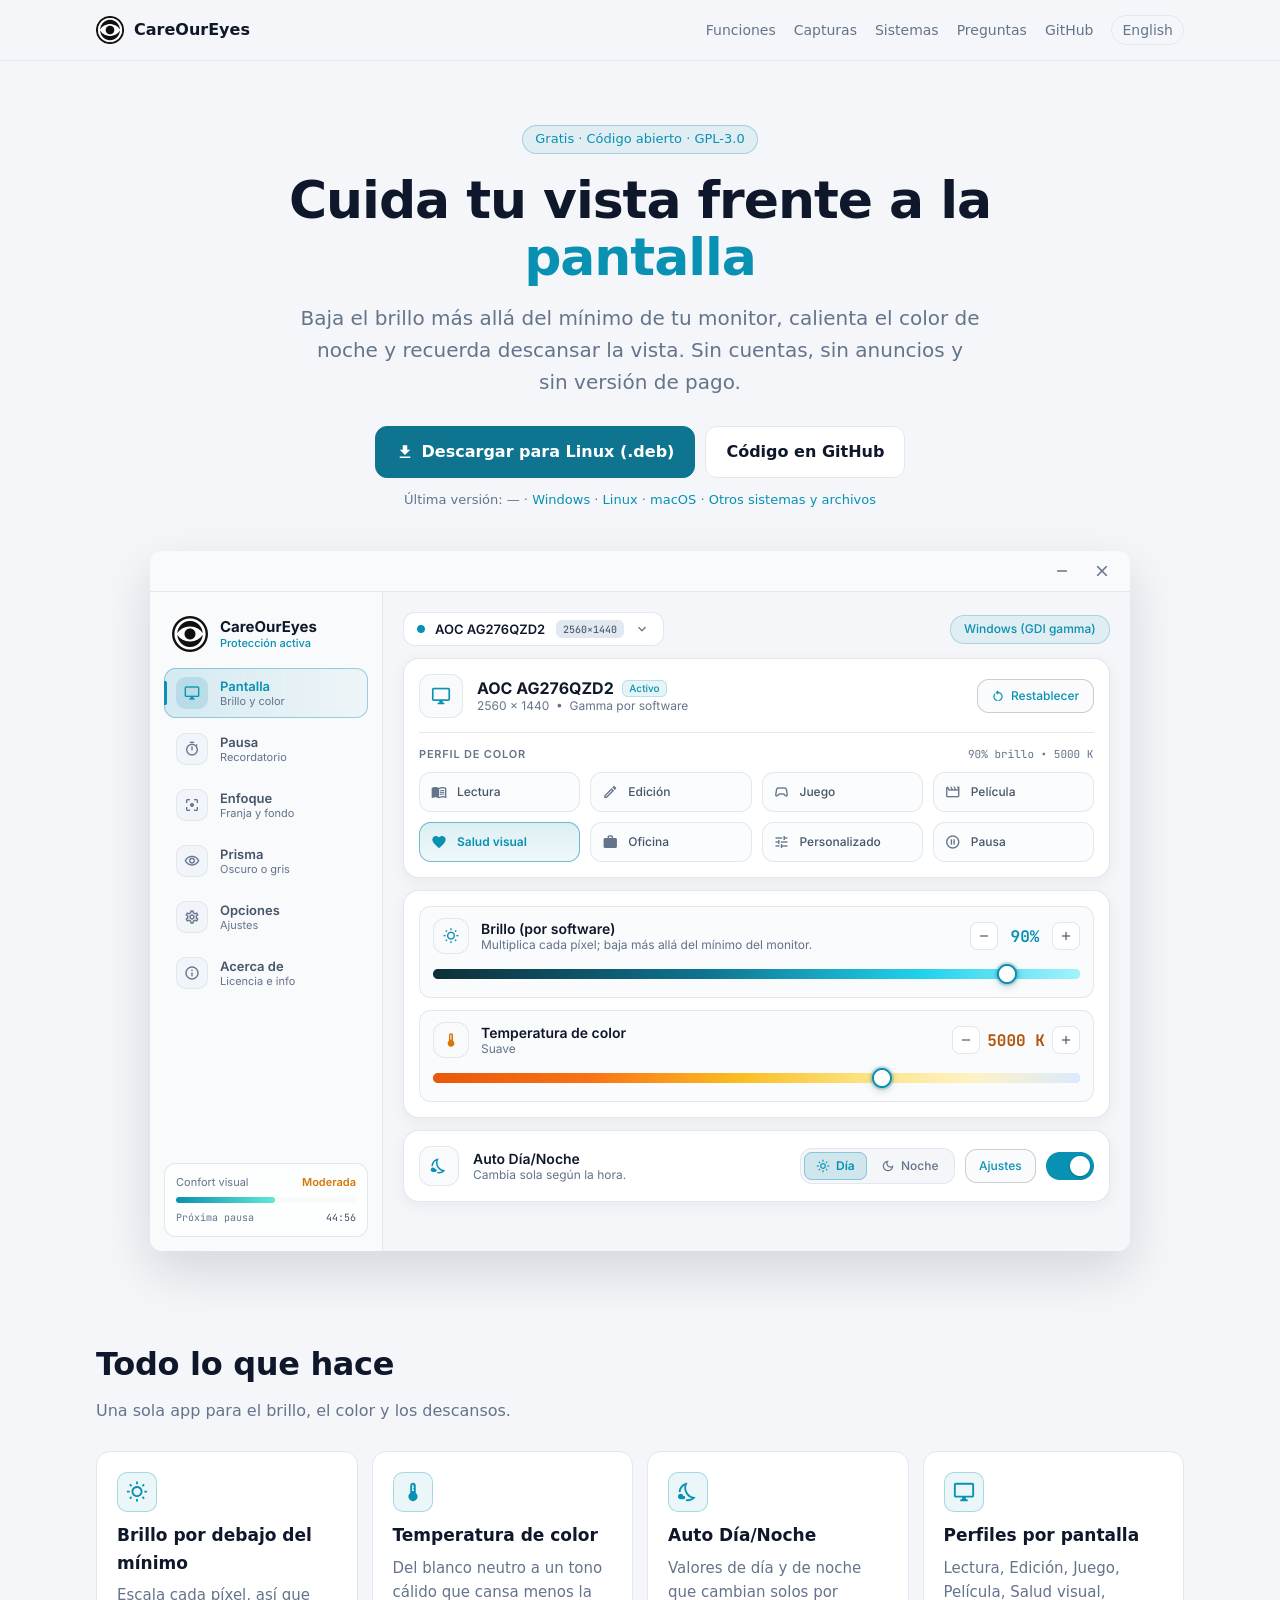
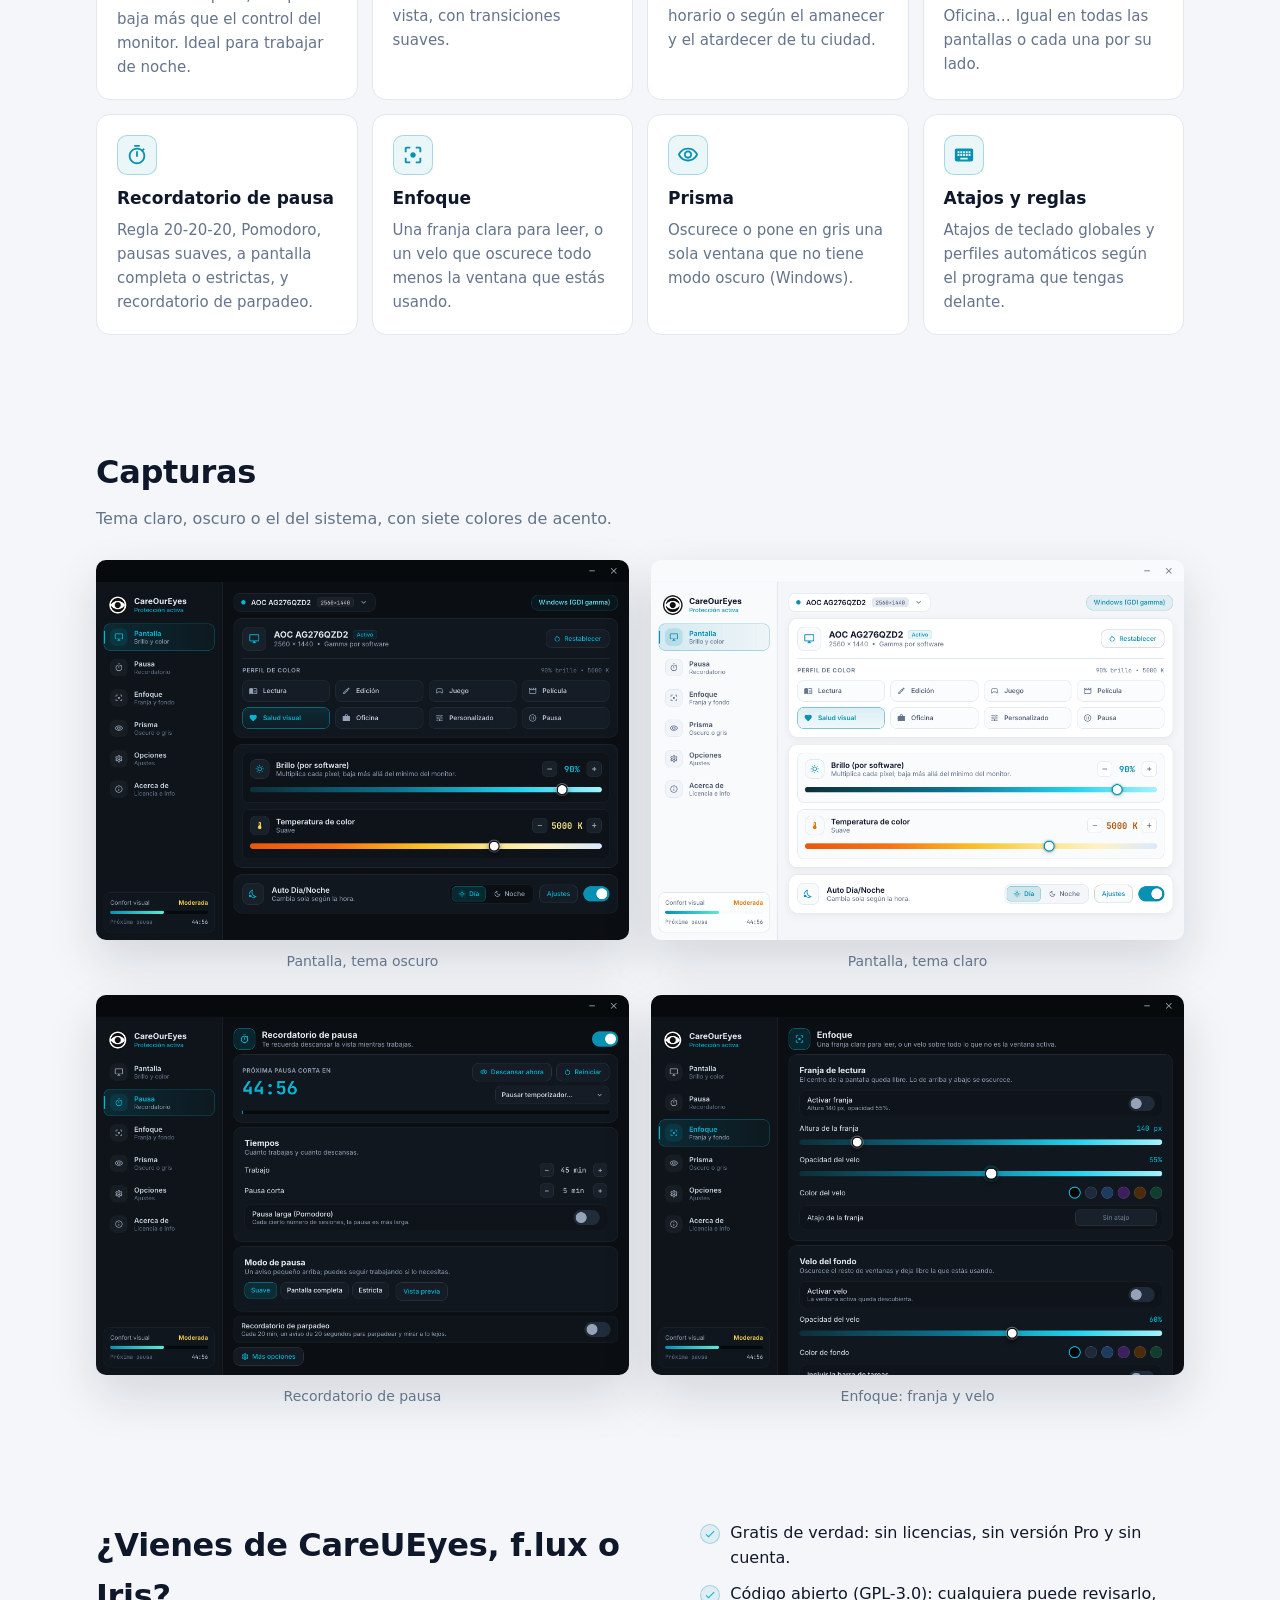
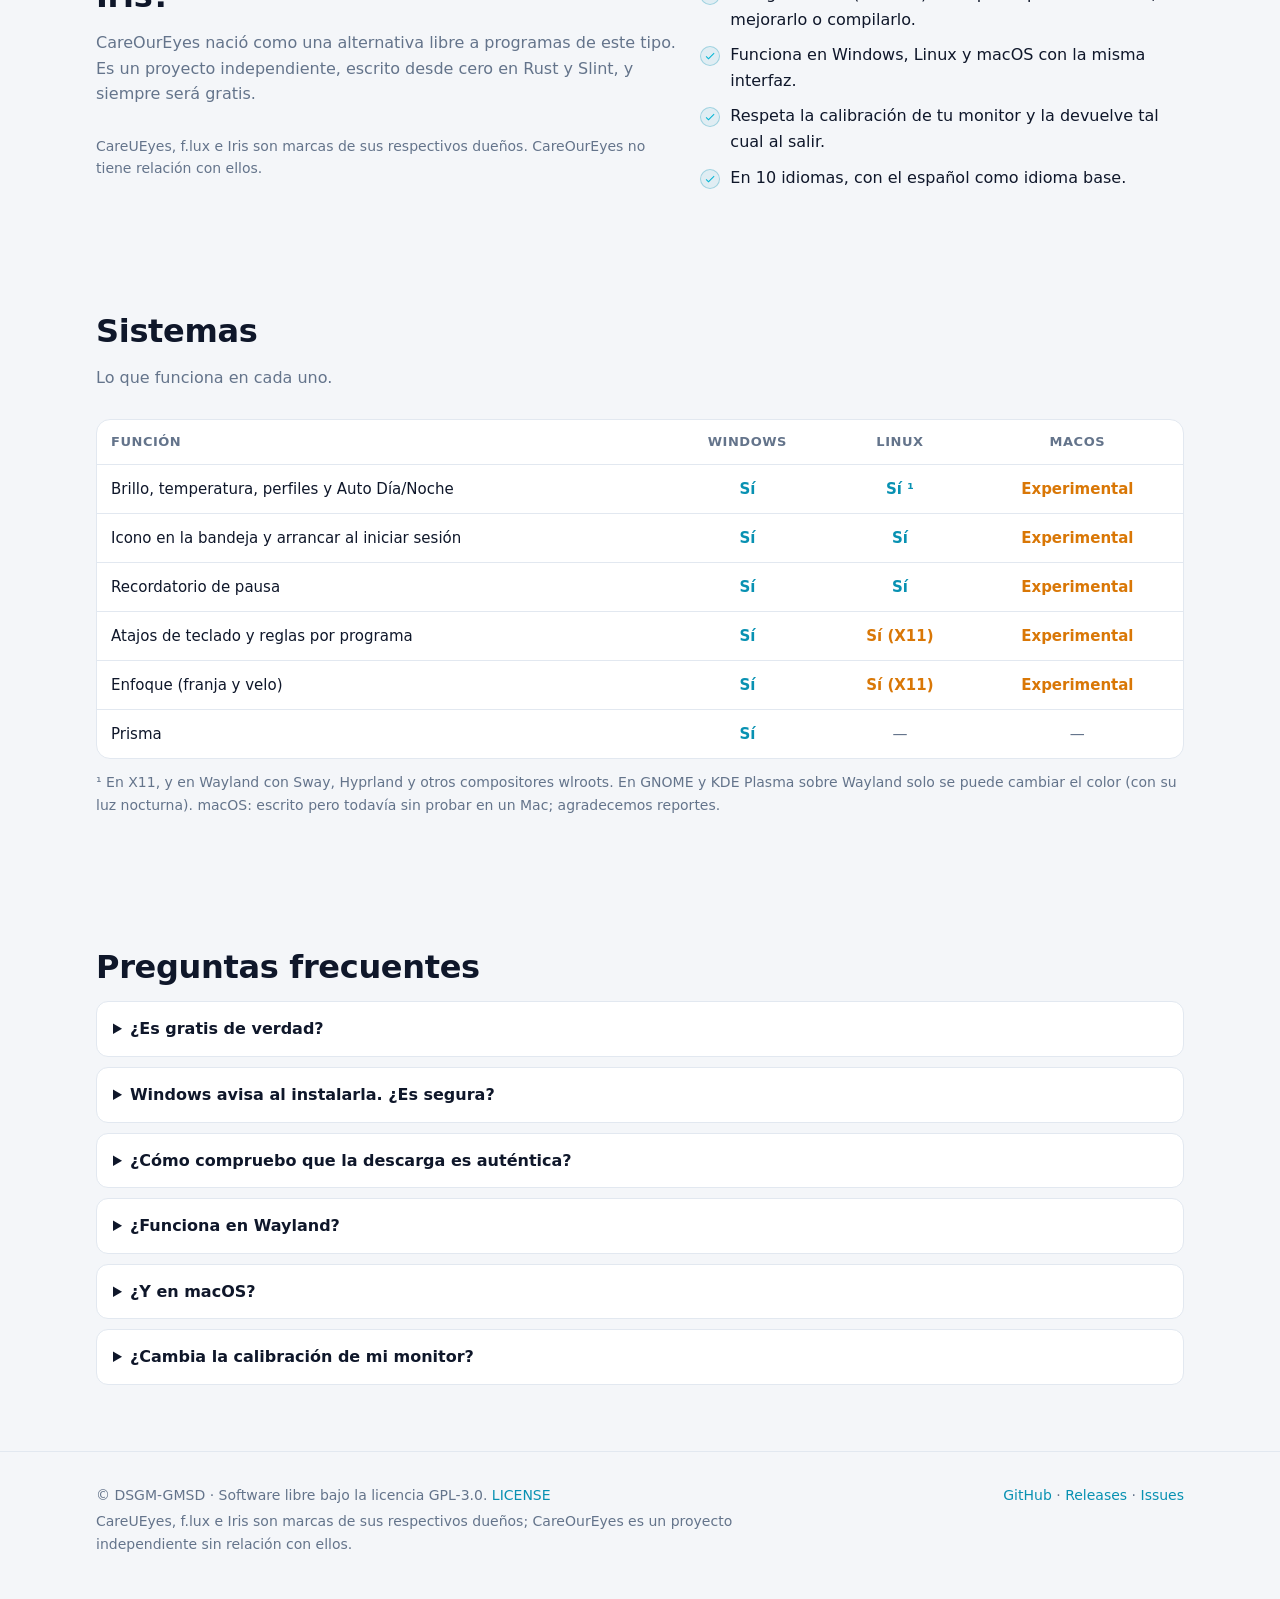
<file: docs/index.html>
<!doctype html>
<html lang="es">
<head>
<meta charset="utf-8">
<meta name="viewport" content="width=device-width, initial-scale=1">
<title>CareOurEyes — brillo, temperatura de color y descansos para tus ojos</title>
<meta name="description" content="App gratuita y de código abierto para cuidar la vista: brillo por debajo del mínimo del monitor, temperatura de color, perfiles por pantalla, Auto Día/Noche y recordatorios de pausa. Windows, Linux y macOS.">
<meta property="og:title" content="CareOurEyes — brillo, temperatura de color y descansos para tus ojos">
<meta property="og:description" content="App gratuita y de código abierto para cuidar la vista: brillo por debajo del mínimo del monitor, temperatura de color, perfiles por pantalla, Auto Día/Noche y recordatorios de pausa. Windows, Linux y macOS.">
<meta property="og:image" content="https://dsgm-gmsd.github.io/CareOurEyes/assets/screens/screen-dark-es.png">
<meta property="og:type" content="website">
<link rel="alternate" hreflang="en" href="en/">
<link rel="icon" href="assets/favicon.png">
<link rel="stylesheet" href="assets/style.css">
</head>
<body>
<header class="top"><div class="wrap">
  <a class="brand" href="./"><img src="assets/icon-192.png" alt="" width="28" height="28">CareOurEyes</a>
  <nav><a class="opt" href="#funciones">Funciones</a><a class="opt" href="#capturas">Capturas</a><a class="opt" href="#sistemas">Sistemas</a><a class="opt" href="#preguntas">Preguntas</a><a href="https://github.com/DSGM-GMSD/CareOurEyes">GitHub</a><a class="lang" href="en/" hreflang="en">English</a></nav>
</div></header>

<main>
<section class="hero"><div class="wrap">
  <div class="badge">Gratis · Código abierto · GPL-3.0</div>
  <h1>Cuida tu vista frente a la <span>pantalla</span></h1>
  <p class="lead">Baja el brillo más allá del mínimo de tu monitor, calienta el color de noche y recuerda descansar la vista. Sin cuentas, sin anuncios y sin versión de pago.</p>
  <div class="cta">
    <a id="dl-main" class="btn primary" href="https://github.com/DSGM-GMSD/CareOurEyes/releases" data-windows="Descargar para Windows" data-linux="Descargar para Linux (.deb)" data-macos="Descargar para macOS"><svg viewBox="0 0 24 24" aria-hidden="true"><path fill="currentColor" d="M5 20h14v-2H5v2zM19 9h-4V3H9v6H5l7 7 7-7z"/></svg><span>Descargar</span></a>
    <a class="btn" href="https://github.com/DSGM-GMSD/CareOurEyes">Código en GitHub</a>
  </div>
  <p class="small">Última versión: <span id="dl-version">—</span> ·
    <a id="dl-windows" href="https://github.com/DSGM-GMSD/CareOurEyes/releases">Windows</a> ·
    <a id="dl-linux" href="https://github.com/DSGM-GMSD/CareOurEyes/releases">Linux</a> ·
    <a id="dl-macos" href="https://github.com/DSGM-GMSD/CareOurEyes/releases">macOS</a> ·
    <a href="https://github.com/DSGM-GMSD/CareOurEyes/releases">Otros sistemas y archivos</a></p>
  <div class="shot"><picture>
    <source srcset="assets/screens/screen-light-es.png" media="(prefers-color-scheme: light)">
    <img src="assets/screens/screen-dark-es.png" width="980" height="700" alt="Página Pantalla de CareOurEyes con perfiles de color, brillo y temperatura">
  </picture></div>
</div></section>

<section id="funciones"><div class="wrap">
  <h2>Todo lo que hace</h2><p class="sub">Una sola app para el brillo, el color y los descansos.</p>
  <div class="grid"><div class="card"><div class="icon"><svg viewBox="0 0 24 24" aria-hidden="true"><path fill="currentColor" d="M6.76 4.84l-1.8-1.79-1.41 1.41 1.79 1.79zM1 10.5h3v2H1zM11 .55h2V3.5h-2zm8.04 2.495l1.408 1.407-1.79 1.79-1.407-1.408zm-1.8 15.115l1.79 1.8 1.41-1.41-1.8-1.79zM20 10.5h3v2h-3zm-8-5c-3.31 0-6 2.69-6 6s2.69 6 6 6 6-2.69 6-6-2.69-6-6-6zm0 10c-2.21 0-4-1.79-4-4s1.79-4 4-4 4 1.79 4 4-1.79 4-4 4zm-1 4h2v2.95h-2zm-7.45-.96l1.41 1.41 1.79-1.8-1.41-1.41z"/></svg></div><h3>Brillo por debajo del mínimo</h3><p>Escala cada píxel, así que baja más que el control del monitor. Ideal para trabajar de noche.</p></div><div class="card"><div class="icon"><svg viewBox="0 0 24 24" aria-hidden="true"><path fill="currentColor" d="M15 13V5c0-1.66-1.34-3-3-3S9 3.34 9 5v8c-1.21.91-2 2.37-2 4 0 2.76 2.24 5 5 5s5-2.24 5-5c0-1.63-.79-3.09-2-4zm-4-8c0-.55.45-1 1-1s1 .45 1 1h-1v1h1v2h-1v1h1v2h-2V5z"/></svg></div><h3>Temperatura de color</h3><p>Del blanco neutro a un tono cálido que cansa menos la vista, con transiciones suaves.</p></div><div class="card"><div class="icon"><svg viewBox="0 0 24 24" aria-hidden="true"><path fill="currentColor" d="M19.78 17.51c-2.47 0-6.57-1.33-8.68-5.43-2.33-4.51-.5-8.48.53-10.07C6.27 2.2 1.98 6.59 1.98 12c0 .14.02.28.02.42.61-.26 1.28-.42 1.98-.42 0-3.09 1.73-5.77 4.3-7.1-.5 2.19-.54 5.04 1.04 8.1 1.57 3.04 4.18 4.95 6.8 5.86-1.23.74-2.65 1.15-4.13 1.15-.5 0-1-.05-1.48-.14-.37.7-.94 1.27-1.64 1.64.98.32 2.03.5 3.11.5 3.5 0 6.58-1.8 8.37-4.52-.17.01-.37.02-.57.02z M7 16h-.18C6.4 14.84 5.3 14 4 14c-1.66 0-3 1.34-3 3s1.34 3 3 3h3c1.1 0 2-.9 2-2s-.9-2-2-2z"/></svg></div><h3>Auto Día/Noche</h3><p>Valores de día y de noche que cambian solos por horario o según el amanecer y el atardecer de tu ciudad.</p></div><div class="card"><div class="icon"><svg viewBox="0 0 24 24" aria-hidden="true"><path fill="currentColor" d="M21 2H3c-1.1 0-2 .9-2 2v12c0 1.1.9 2 2 2h7v2H8v2h8v-2h-2v-2h7c1.1 0 2-.9 2-2V4c0-1.1-.9-2-2-2zm0 14H3V4h18v12z"/></svg></div><h3>Perfiles por pantalla</h3><p>Lectura, Edición, Juego, Película, Salud visual, Oficina… Igual en todas las pantallas o cada una por su lado.</p></div><div class="card"><div class="icon"><svg viewBox="0 0 24 24" aria-hidden="true"><path fill="currentColor" d="M15,1H9v2h6V1z M11,14h2V8h-2V14z M19.03,7.39l1.42-1.42c-0.43-0.51-0.9-0.99-1.41-1.41l-1.42,1.42 C16.07,4.74,14.12,4,12,4c-4.97,0-9,4.03-9,9s4.02,9,9,9s9-4.03,9-9C21,10.88,20.26,8.93,19.03,7.39z M12,20c-3.87,0-7-3.13-7-7 s3.13-7,7-7s7,3.13,7,7S15.87,20,12,20z"/></svg></div><h3>Recordatorio de pausa</h3><p>Regla 20-20-20, Pomodoro, pausas suaves, a pantalla completa o estrictas, y recordatorio de parpadeo.</p></div><div class="card"><div class="icon"><svg viewBox="0 0 24 24" aria-hidden="true"><path fill="currentColor" d="M5 15H3v4c0 1.1.9 2 2 2h4v-2H5v-4zM5 5h4V3H5c-1.1 0-2 .9-2 2v4h2V5zm14-2h-4v2h4v4h2V5c0-1.1-.9-2-2-2zm0 16h-4v2h4c1.1 0 2-.9 2-2v-4h-2v4zM12 9c-1.66 0-3 1.34-3 3s1.34 3 3 3 3-1.34 3-3-1.34-3-3-3z"/></svg></div><h3>Enfoque</h3><p>Una franja clara para leer, o un velo que oscurece todo menos la ventana que estás usando.</p></div><div class="card"><div class="icon"><svg viewBox="0 0 24 24" aria-hidden="true"><path fill="currentColor" d="M12 6c3.79 0 7.17 2.13 8.82 5.5C19.17 14.87 15.79 17 12 17s-7.17-2.13-8.82-5.5C4.83 8.13 8.21 6 12 6m0-2C7 4 2.73 7.11 1 11.5 2.73 15.89 7 19 12 19s9.27-3.11 11-7.5C21.27 7.11 17 4 12 4zm0 5c1.38 0 2.5 1.12 2.5 2.5S13.38 14 12 14s-2.5-1.12-2.5-2.5S10.62 9 12 9m0-2c-2.48 0-4.5 2.02-4.5 4.5S9.52 16 12 16s4.5-2.02 4.5-4.5S14.48 7 12 7z"/></svg></div><h3>Prisma</h3><p>Oscurece o pone en gris una sola ventana que no tiene modo oscuro (Windows).</p></div><div class="card"><div class="icon"><svg viewBox="0 0 24 24" aria-hidden="true"><path fill="currentColor" d="M20 5H4c-1.1 0-1.99.9-1.99 2L2 17c0 1.1.9 2 2 2h16c1.1 0 2-.9 2-2V7c0-1.1-.9-2-2-2zm-9 3h2v2h-2V8zm0 3h2v2h-2v-2zM8 8h2v2H8V8zm0 3h2v2H8v-2zm-1 2H5v-2h2v2zm0-3H5V8h2v2zm9 7H8v-2h8v2zm0-4h-2v-2h2v2zm0-3h-2V8h2v2zm3 3h-2v-2h2v2zm0-3h-2V8h2v2z"/></svg></div><h3>Atajos y reglas</h3><p>Atajos de teclado globales y perfiles automáticos según el programa que tengas delante.</p></div></div>
</div></section>

<section id="capturas"><div class="wrap">
  <h2>Capturas</h2><p class="sub">Tema claro, oscuro o el del sistema, con siete colores de acento.</p>
  <div class="gallery"><figure><img src="assets/screens/screen-dark-es.png" width="980" height="700" loading="lazy" alt="Pantalla, tema oscuro"><figcaption>Pantalla, tema oscuro</figcaption></figure><figure><img src="assets/screens/screen-light-es.png" width="980" height="700" loading="lazy" alt="Pantalla, tema claro"><figcaption>Pantalla, tema claro</figcaption></figure><figure><img src="assets/screens/breaks-es.png" width="980" height="700" loading="lazy" alt="Recordatorio de pausa"><figcaption>Recordatorio de pausa</figcaption></figure><figure><img src="assets/screens/focus-es.png" width="980" height="700" loading="lazy" alt="Enfoque: franja y velo"><figcaption>Enfoque: franja y velo</figcaption></figure></div>
</div></section>

<section><div class="wrap from">
  <div><h2>¿Vienes de CareUEyes, f.lux o Iris?</h2><p class="sub">CareOurEyes nació como una alternativa libre a programas de este tipo. Es un proyecto independiente, escrito desde cero en Rust y Slint, y siempre será gratis.</p><p class="notes">CareUEyes, f.lux e Iris son marcas de sus respectivos dueños. CareOurEyes no tiene relación con ellos.</p></div>
  <ul class="checks"><li>Gratis de verdad: sin licencias, sin versión Pro y sin cuenta.</li><li>Código abierto (GPL-3.0): cualquiera puede revisarlo, mejorarlo o compilarlo.</li><li>Funciona en Windows, Linux y macOS con la misma interfaz.</li><li>Respeta la calibración de tu monitor y la devuelve tal cual al salir.</li><li>En 10 idiomas, con el español como idioma base.</li></ul>
</div></section>

<section id="sistemas"><div class="wrap">
  <h2>Sistemas</h2><p class="sub">Lo que funciona en cada uno.</p>
  <div class="table-wrap"><table><thead><tr><th>Función</th><th class=c>Windows</th><th class=c>Linux</th><th class=c>macOS</th></tr></thead><tbody><tr><td>Brillo, temperatura, perfiles y Auto Día/Noche</td><td class="c yes">Sí</td><td class="c yes">Sí ¹</td><td class="c part">Experimental</td></tr><tr><td>Icono en la bandeja y arrancar al iniciar sesión</td><td class="c yes">Sí</td><td class="c yes">Sí</td><td class="c part">Experimental</td></tr><tr><td>Recordatorio de pausa</td><td class="c yes">Sí</td><td class="c yes">Sí</td><td class="c part">Experimental</td></tr><tr><td>Atajos de teclado y reglas por programa</td><td class="c yes">Sí</td><td class="c part">Sí (X11)</td><td class="c part">Experimental</td></tr><tr><td>Enfoque (franja y velo)</td><td class="c yes">Sí</td><td class="c part">Sí (X11)</td><td class="c part">Experimental</td></tr><tr><td>Prisma</td><td class="c yes">Sí</td><td class="c no">—</td><td class="c no">—</td></tr></tbody></table></div>
  <p class="notes">¹ En X11, y en Wayland con Sway, Hyprland y otros compositores wlroots. En GNOME y KDE Plasma sobre Wayland solo se puede cambiar el color (con su luz nocturna). macOS: escrito pero todavía sin probar en un Mac; agradecemos reportes.</p>
</div></section>

<section id="preguntas"><div class="wrap">
  <h2>Preguntas frecuentes</h2>
  <details><summary>¿Es gratis de verdad?</summary><p>Sí. CareOurEyes es software libre bajo la licencia GPL-3.0. No hay versión de pago, anuncios ni cuentas.</p></details><details><summary>Windows avisa al instalarla. ¿Es segura?</summary><p>Los instaladores no están firmados con un certificado comercial, por eso SmartScreen avisa: elige «Más información» → «Ejecutar de todas formas». Cada descarga incluye una atestación de GitHub que prueba que se compiló desde este repositorio (ver abajo).</p></details><details><summary>¿Cómo compruebo que la descarga es auténtica?</summary><p>Con GitHub CLI: <code>gh attestation verify ARCHIVO -R DSGM-GMSD/CareOurEyes</code>. También puedes comparar el SHA-256 con el archivo <code>SHA256SUMS</code> del release.</p></details><details><summary>¿Funciona en Wayland?</summary><p>Sí, con límites. En Sway, Hyprland y similares, el brillo y el color funcionan completos. En GNOME y KDE Plasma solo el color, a través de su luz nocturna. Wayland no permite atajos globales, reglas por programa ni Enfoque.</p></details><details><summary>¿Y en macOS?</summary><p>La versión de Mac existe pero todavía nadie la ha probado en un equipo real. No está firmada por Apple: la primera vez, ve a Ajustes del Sistema › Privacidad y seguridad y elige «Abrir igualmente». Desactiva Night Shift mientras la uses.</p></details><details><summary>¿Cambia la calibración de mi monitor?</summary><p>No. Al abrir guarda la tabla de color de cada pantalla, aplica los ajustes encima y al salir la deja exactamente como estaba.</p></details>
</div></section>
</main>

<footer><div class="wrap">
  <div><p>© DSGM-GMSD · Software libre bajo la licencia GPL-3.0. <a href="https://github.com/DSGM-GMSD/CareOurEyes/blob/main/LICENSE">LICENSE</a></p>
  <p>CareUEyes, f.lux e Iris son marcas de sus respectivos dueños; CareOurEyes es un proyecto independiente sin relación con ellos.</p></div>
  <p><a href="https://github.com/DSGM-GMSD/CareOurEyes">GitHub</a> · <a href="https://github.com/DSGM-GMSD/CareOurEyes/releases">Releases</a> · <a href="https://github.com/DSGM-GMSD/CareOurEyes/issues">Issues</a></p>
</div></footer>
<script src="assets/site.js"></script>
</body>
</html>
</file>
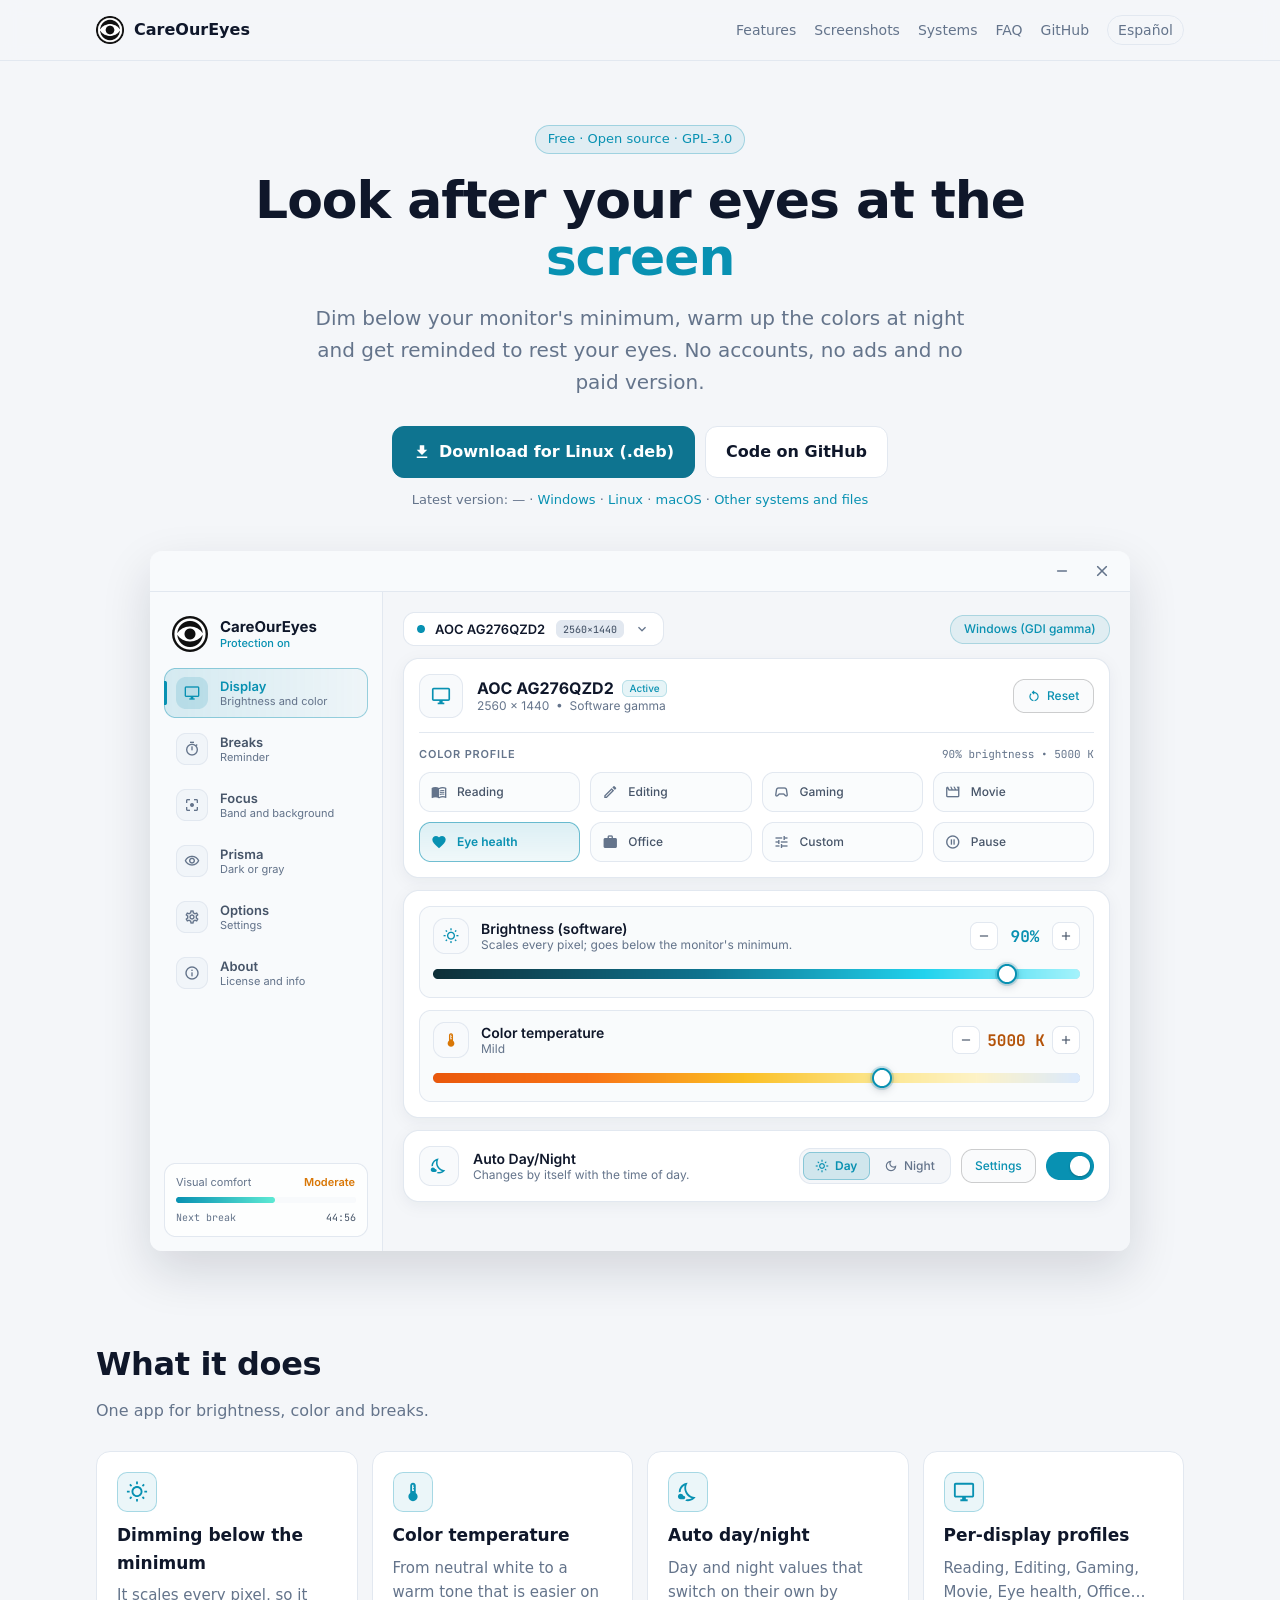
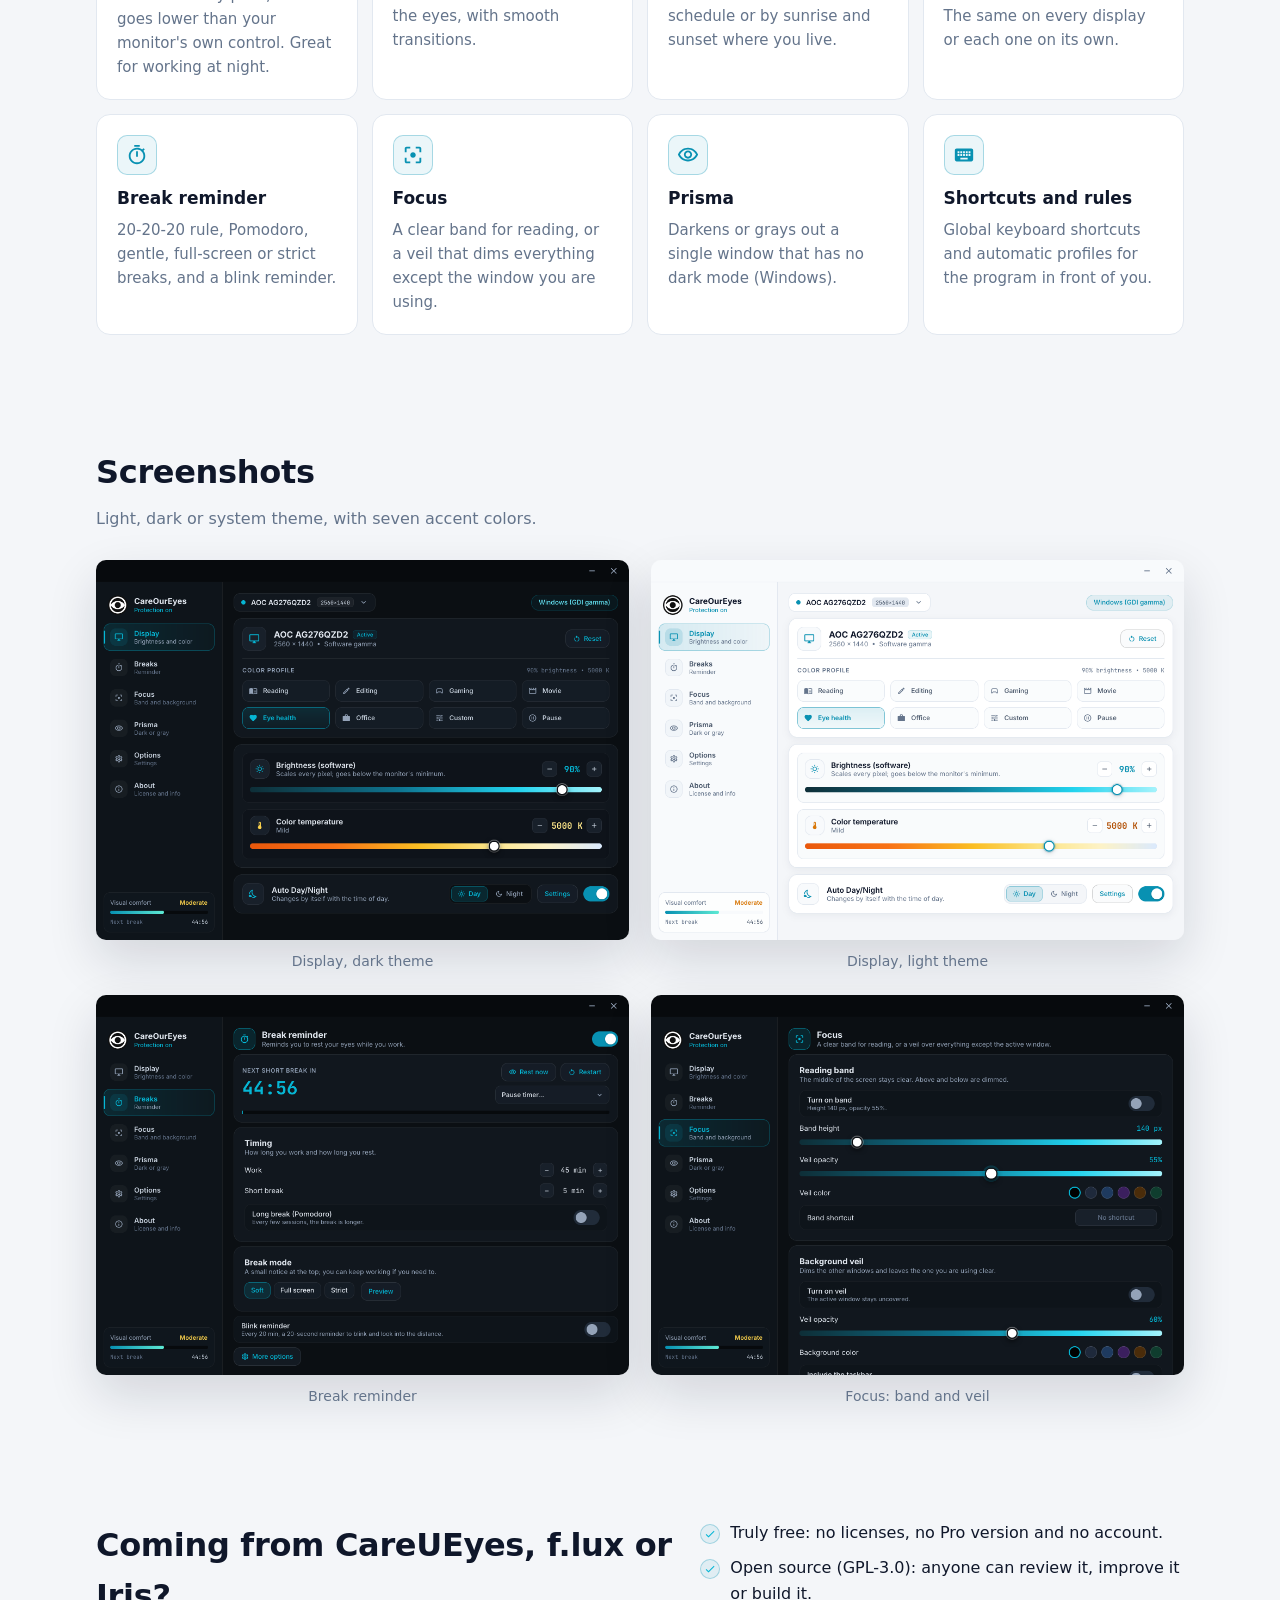
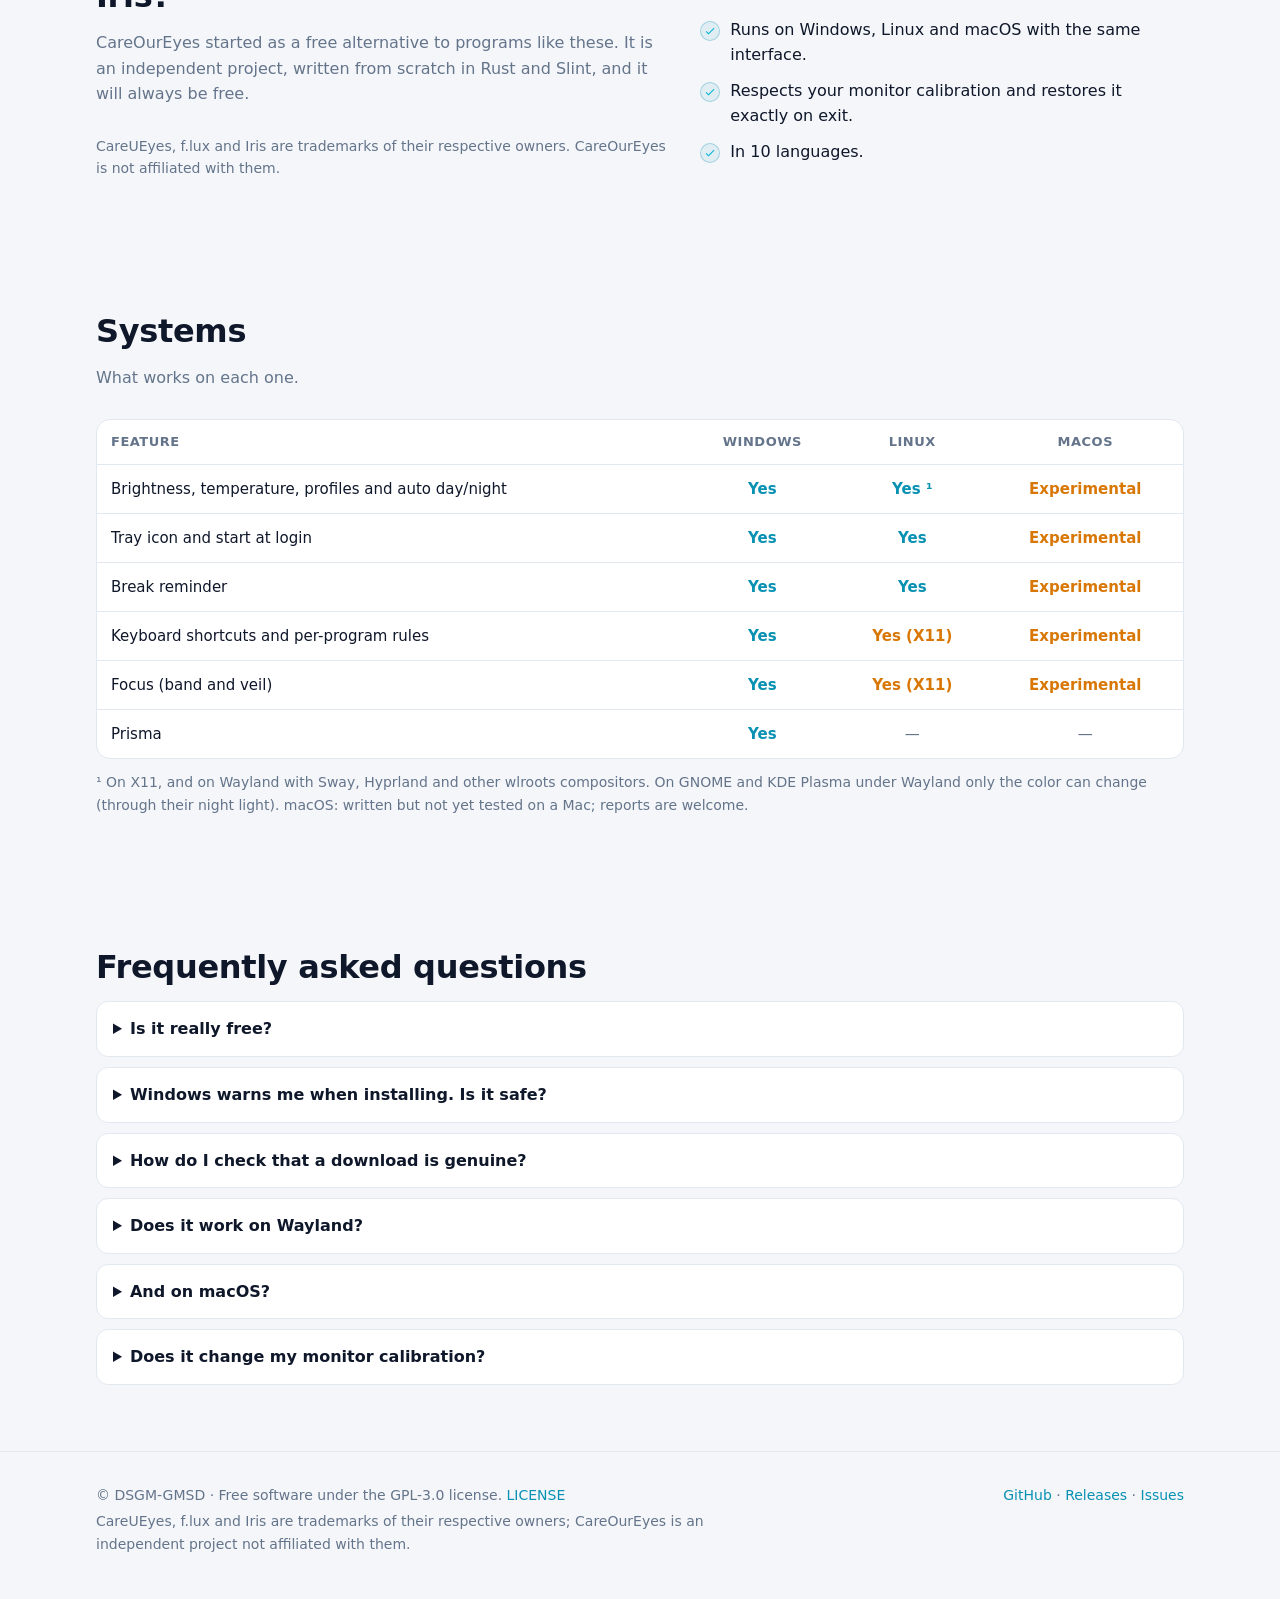
<file: docs/en/index.html>
<!doctype html>
<html lang="en">
<head>
<meta charset="utf-8">
<meta name="viewport" content="width=device-width, initial-scale=1">
<title>CareOurEyes — brightness, color temperature and breaks for your eyes</title>
<meta name="description" content="Free, open-source eye-care app: dimming below your monitor&#x27;s minimum, color temperature, per-display profiles, automatic day/night and break reminders. Windows, Linux and macOS.">
<meta property="og:title" content="CareOurEyes — brightness, color temperature and breaks for your eyes">
<meta property="og:description" content="Free, open-source eye-care app: dimming below your monitor&#x27;s minimum, color temperature, per-display profiles, automatic day/night and break reminders. Windows, Linux and macOS.">
<meta property="og:image" content="https://dsgm-gmsd.github.io/CareOurEyes/assets/screens/screen-dark-en.png">
<meta property="og:type" content="website">
<link rel="alternate" hreflang="es" href="../">
<link rel="icon" href="../assets/favicon.png">
<link rel="stylesheet" href="../assets/style.css">
</head>
<body>
<header class="top"><div class="wrap">
  <a class="brand" href="./"><img src="../assets/icon-192.png" alt="" width="28" height="28">CareOurEyes</a>
  <nav><a class="opt" href="#features">Features</a><a class="opt" href="#screenshots">Screenshots</a><a class="opt" href="#systems">Systems</a><a class="opt" href="#faq">FAQ</a><a href="https://github.com/DSGM-GMSD/CareOurEyes">GitHub</a><a class="lang" href="../" hreflang="es">Español</a></nav>
</div></header>

<main>
<section class="hero"><div class="wrap">
  <div class="badge">Free · Open source · GPL-3.0</div>
  <h1>Look after your eyes at the <span>screen</span></h1>
  <p class="lead">Dim below your monitor&#x27;s minimum, warm up the colors at night and get reminded to rest your eyes. No accounts, no ads and no paid version.</p>
  <div class="cta">
    <a id="dl-main" class="btn primary" href="https://github.com/DSGM-GMSD/CareOurEyes/releases" data-windows="Download for Windows" data-linux="Download for Linux (.deb)" data-macos="Download for macOS"><svg viewBox="0 0 24 24" aria-hidden="true"><path fill="currentColor" d="M5 20h14v-2H5v2zM19 9h-4V3H9v6H5l7 7 7-7z"/></svg><span>Download</span></a>
    <a class="btn" href="https://github.com/DSGM-GMSD/CareOurEyes">Code on GitHub</a>
  </div>
  <p class="small">Latest version: <span id="dl-version">—</span> ·
    <a id="dl-windows" href="https://github.com/DSGM-GMSD/CareOurEyes/releases">Windows</a> ·
    <a id="dl-linux" href="https://github.com/DSGM-GMSD/CareOurEyes/releases">Linux</a> ·
    <a id="dl-macos" href="https://github.com/DSGM-GMSD/CareOurEyes/releases">macOS</a> ·
    <a href="https://github.com/DSGM-GMSD/CareOurEyes/releases">Other systems and files</a></p>
  <div class="shot"><picture>
    <source srcset="../assets/screens/screen-light-en.png" media="(prefers-color-scheme: light)">
    <img src="../assets/screens/screen-dark-en.png" width="980" height="700" alt="CareOurEyes Display page with color profiles, brightness and temperature">
  </picture></div>
</div></section>

<section id="features"><div class="wrap">
  <h2>What it does</h2><p class="sub">One app for brightness, color and breaks.</p>
  <div class="grid"><div class="card"><div class="icon"><svg viewBox="0 0 24 24" aria-hidden="true"><path fill="currentColor" d="M6.76 4.84l-1.8-1.79-1.41 1.41 1.79 1.79zM1 10.5h3v2H1zM11 .55h2V3.5h-2zm8.04 2.495l1.408 1.407-1.79 1.79-1.407-1.408zm-1.8 15.115l1.79 1.8 1.41-1.41-1.8-1.79zM20 10.5h3v2h-3zm-8-5c-3.31 0-6 2.69-6 6s2.69 6 6 6 6-2.69 6-6-2.69-6-6-6zm0 10c-2.21 0-4-1.79-4-4s1.79-4 4-4 4 1.79 4 4-1.79 4-4 4zm-1 4h2v2.95h-2zm-7.45-.96l1.41 1.41 1.79-1.8-1.41-1.41z"/></svg></div><h3>Dimming below the minimum</h3><p>It scales every pixel, so it goes lower than your monitor&#x27;s own control. Great for working at night.</p></div><div class="card"><div class="icon"><svg viewBox="0 0 24 24" aria-hidden="true"><path fill="currentColor" d="M15 13V5c0-1.66-1.34-3-3-3S9 3.34 9 5v8c-1.21.91-2 2.37-2 4 0 2.76 2.24 5 5 5s5-2.24 5-5c0-1.63-.79-3.09-2-4zm-4-8c0-.55.45-1 1-1s1 .45 1 1h-1v1h1v2h-1v1h1v2h-2V5z"/></svg></div><h3>Color temperature</h3><p>From neutral white to a warm tone that is easier on the eyes, with smooth transitions.</p></div><div class="card"><div class="icon"><svg viewBox="0 0 24 24" aria-hidden="true"><path fill="currentColor" d="M19.78 17.51c-2.47 0-6.57-1.33-8.68-5.43-2.33-4.51-.5-8.48.53-10.07C6.27 2.2 1.98 6.59 1.98 12c0 .14.02.28.02.42.61-.26 1.28-.42 1.98-.42 0-3.09 1.73-5.77 4.3-7.1-.5 2.19-.54 5.04 1.04 8.1 1.57 3.04 4.18 4.95 6.8 5.86-1.23.74-2.65 1.15-4.13 1.15-.5 0-1-.05-1.48-.14-.37.7-.94 1.27-1.64 1.64.98.32 2.03.5 3.11.5 3.5 0 6.58-1.8 8.37-4.52-.17.01-.37.02-.57.02z M7 16h-.18C6.4 14.84 5.3 14 4 14c-1.66 0-3 1.34-3 3s1.34 3 3 3h3c1.1 0 2-.9 2-2s-.9-2-2-2z"/></svg></div><h3>Auto day/night</h3><p>Day and night values that switch on their own by schedule or by sunrise and sunset where you live.</p></div><div class="card"><div class="icon"><svg viewBox="0 0 24 24" aria-hidden="true"><path fill="currentColor" d="M21 2H3c-1.1 0-2 .9-2 2v12c0 1.1.9 2 2 2h7v2H8v2h8v-2h-2v-2h7c1.1 0 2-.9 2-2V4c0-1.1-.9-2-2-2zm0 14H3V4h18v12z"/></svg></div><h3>Per-display profiles</h3><p>Reading, Editing, Gaming, Movie, Eye health, Office… The same on every display or each one on its own.</p></div><div class="card"><div class="icon"><svg viewBox="0 0 24 24" aria-hidden="true"><path fill="currentColor" d="M15,1H9v2h6V1z M11,14h2V8h-2V14z M19.03,7.39l1.42-1.42c-0.43-0.51-0.9-0.99-1.41-1.41l-1.42,1.42 C16.07,4.74,14.12,4,12,4c-4.97,0-9,4.03-9,9s4.02,9,9,9s9-4.03,9-9C21,10.88,20.26,8.93,19.03,7.39z M12,20c-3.87,0-7-3.13-7-7 s3.13-7,7-7s7,3.13,7,7S15.87,20,12,20z"/></svg></div><h3>Break reminder</h3><p>20-20-20 rule, Pomodoro, gentle, full-screen or strict breaks, and a blink reminder.</p></div><div class="card"><div class="icon"><svg viewBox="0 0 24 24" aria-hidden="true"><path fill="currentColor" d="M5 15H3v4c0 1.1.9 2 2 2h4v-2H5v-4zM5 5h4V3H5c-1.1 0-2 .9-2 2v4h2V5zm14-2h-4v2h4v4h2V5c0-1.1-.9-2-2-2zm0 16h-4v2h4c1.1 0 2-.9 2-2v-4h-2v4zM12 9c-1.66 0-3 1.34-3 3s1.34 3 3 3 3-1.34 3-3-1.34-3-3-3z"/></svg></div><h3>Focus</h3><p>A clear band for reading, or a veil that dims everything except the window you are using.</p></div><div class="card"><div class="icon"><svg viewBox="0 0 24 24" aria-hidden="true"><path fill="currentColor" d="M12 6c3.79 0 7.17 2.13 8.82 5.5C19.17 14.87 15.79 17 12 17s-7.17-2.13-8.82-5.5C4.83 8.13 8.21 6 12 6m0-2C7 4 2.73 7.11 1 11.5 2.73 15.89 7 19 12 19s9.27-3.11 11-7.5C21.27 7.11 17 4 12 4zm0 5c1.38 0 2.5 1.12 2.5 2.5S13.38 14 12 14s-2.5-1.12-2.5-2.5S10.62 9 12 9m0-2c-2.48 0-4.5 2.02-4.5 4.5S9.52 16 12 16s4.5-2.02 4.5-4.5S14.48 7 12 7z"/></svg></div><h3>Prisma</h3><p>Darkens or grays out a single window that has no dark mode (Windows).</p></div><div class="card"><div class="icon"><svg viewBox="0 0 24 24" aria-hidden="true"><path fill="currentColor" d="M20 5H4c-1.1 0-1.99.9-1.99 2L2 17c0 1.1.9 2 2 2h16c1.1 0 2-.9 2-2V7c0-1.1-.9-2-2-2zm-9 3h2v2h-2V8zm0 3h2v2h-2v-2zM8 8h2v2H8V8zm0 3h2v2H8v-2zm-1 2H5v-2h2v2zm0-3H5V8h2v2zm9 7H8v-2h8v2zm0-4h-2v-2h2v2zm0-3h-2V8h2v2zm3 3h-2v-2h2v2zm0-3h-2V8h2v2z"/></svg></div><h3>Shortcuts and rules</h3><p>Global keyboard shortcuts and automatic profiles for the program in front of you.</p></div></div>
</div></section>

<section id="screenshots"><div class="wrap">
  <h2>Screenshots</h2><p class="sub">Light, dark or system theme, with seven accent colors.</p>
  <div class="gallery"><figure><img src="../assets/screens/screen-dark-en.png" width="980" height="700" loading="lazy" alt="Display, dark theme"><figcaption>Display, dark theme</figcaption></figure><figure><img src="../assets/screens/screen-light-en.png" width="980" height="700" loading="lazy" alt="Display, light theme"><figcaption>Display, light theme</figcaption></figure><figure><img src="../assets/screens/breaks-en.png" width="980" height="700" loading="lazy" alt="Break reminder"><figcaption>Break reminder</figcaption></figure><figure><img src="../assets/screens/focus-en.png" width="980" height="700" loading="lazy" alt="Focus: band and veil"><figcaption>Focus: band and veil</figcaption></figure></div>
</div></section>

<section><div class="wrap from">
  <div><h2>Coming from CareUEyes, f.lux or Iris?</h2><p class="sub">CareOurEyes started as a free alternative to programs like these. It is an independent project, written from scratch in Rust and Slint, and it will always be free.</p><p class="notes">CareUEyes, f.lux and Iris are trademarks of their respective owners. CareOurEyes is not affiliated with them.</p></div>
  <ul class="checks"><li>Truly free: no licenses, no Pro version and no account.</li><li>Open source (GPL-3.0): anyone can review it, improve it or build it.</li><li>Runs on Windows, Linux and macOS with the same interface.</li><li>Respects your monitor calibration and restores it exactly on exit.</li><li>In 10 languages.</li></ul>
</div></section>

<section id="systems"><div class="wrap">
  <h2>Systems</h2><p class="sub">What works on each one.</p>
  <div class="table-wrap"><table><thead><tr><th>Feature</th><th class=c>Windows</th><th class=c>Linux</th><th class=c>macOS</th></tr></thead><tbody><tr><td>Brightness, temperature, profiles and auto day/night</td><td class="c yes">Yes</td><td class="c yes">Yes ¹</td><td class="c part">Experimental</td></tr><tr><td>Tray icon and start at login</td><td class="c yes">Yes</td><td class="c yes">Yes</td><td class="c part">Experimental</td></tr><tr><td>Break reminder</td><td class="c yes">Yes</td><td class="c yes">Yes</td><td class="c part">Experimental</td></tr><tr><td>Keyboard shortcuts and per-program rules</td><td class="c yes">Yes</td><td class="c part">Yes (X11)</td><td class="c part">Experimental</td></tr><tr><td>Focus (band and veil)</td><td class="c yes">Yes</td><td class="c part">Yes (X11)</td><td class="c part">Experimental</td></tr><tr><td>Prisma</td><td class="c yes">Yes</td><td class="c no">—</td><td class="c no">—</td></tr></tbody></table></div>
  <p class="notes">¹ On X11, and on Wayland with Sway, Hyprland and other wlroots compositors. On GNOME and KDE Plasma under Wayland only the color can change (through their night light). macOS: written but not yet tested on a Mac; reports are welcome.</p>
</div></section>

<section id="faq"><div class="wrap">
  <h2>Frequently asked questions</h2>
  <details><summary>Is it really free?</summary><p>Yes. CareOurEyes is free software under the GPL-3.0 license. There is no paid version, no ads and no accounts.</p></details><details><summary>Windows warns me when installing. Is it safe?</summary><p>The installers are not signed with a commercial certificate, so SmartScreen warns: choose “More info” → “Run anyway”. Every download comes with a GitHub attestation proving it was built from this repository (see below).</p></details><details><summary>How do I check that a download is genuine?</summary><p>With GitHub CLI: <code>gh attestation verify FILE -R DSGM-GMSD/CareOurEyes</code>. You can also compare the SHA-256 with the release's <code>SHA256SUMS</code> file.</p></details><details><summary>Does it work on Wayland?</summary><p>Yes, with limits. On Sway, Hyprland and similar, brightness and color work fully. On GNOME and KDE Plasma only the color, through their night light. Wayland does not allow global shortcuts, per-program rules or Focus.</p></details><details><summary>And on macOS?</summary><p>The Mac version exists but nobody has tested it on a real Mac yet. It is not signed by Apple: the first time, go to System Settings › Privacy & Security and choose “Open Anyway”. Turn off Night Shift while you use it.</p></details><details><summary>Does it change my monitor calibration?</summary><p>No. On start it saves each display's color table, applies its settings on top and restores it exactly on exit.</p></details>
</div></section>
</main>

<footer><div class="wrap">
  <div><p>© DSGM-GMSD · Free software under the GPL-3.0 license. <a href="https://github.com/DSGM-GMSD/CareOurEyes/blob/main/LICENSE">LICENSE</a></p>
  <p>CareUEyes, f.lux and Iris are trademarks of their respective owners; CareOurEyes is an independent project not affiliated with them.</p></div>
  <p><a href="https://github.com/DSGM-GMSD/CareOurEyes">GitHub</a> · <a href="https://github.com/DSGM-GMSD/CareOurEyes/releases">Releases</a> · <a href="https://github.com/DSGM-GMSD/CareOurEyes/issues">Issues</a></p>
</div></footer>
<script src="../assets/site.js"></script>
</body>
</html>
</file>
<file: docs/assets/style.css>
/* CareOurEyes — sitio del proyecto. Los colores son los de la app (acento cian). */
:root {
  --bg: #F4F6F9;
  --bg-soft: #FFFFFF;
  --card: #FFFFFF;
  --line: #E2E8F0;
  --text: #0F172A;
  --muted: #64748B;
  --accent: #0891B2;
  --accent-strong: #0E7490;
  --accent-soft: rgba(8, 145, 178, 0.08);
  --accent-line: rgba(8, 145, 178, 0.30);
  --amber: #D97706;
  --shadow: 0 20px 50px rgba(15, 23, 42, 0.14);
  --radius: 14px;
  color-scheme: light;
}
@media (prefers-color-scheme: dark) {
  :root {
    --bg: #070A0D;
    --bg-soft: #0B0F13;
    --card: #11171E;
    --line: #1E2833;
    --text: #E2E8F0;
    --muted: #94A3B8;
    --accent: #22D3EE;
    --accent-strong: #06B6D4;
    --accent-soft: rgba(34, 211, 238, 0.10);
    --accent-line: rgba(34, 211, 238, 0.35);
    --amber: #FBBF24;
    --shadow: 0 24px 60px rgba(0, 0, 0, 0.55);
    color-scheme: dark;
  }
}

* { box-sizing: border-box; }
html { scroll-behavior: smooth; }
body {
  margin: 0;
  background: var(--bg);
  color: var(--text);
  font: 16px/1.6 "Inter", system-ui, -apple-system, "Segoe UI", Roboto, sans-serif;
  -webkit-font-smoothing: antialiased;
}
img { max-width: 100%; height: auto; display: block; }
a { color: var(--accent); text-decoration: none; }
a:hover { text-decoration: underline; }
code { font: 0.9em ui-monospace, "JetBrains Mono", Consolas, monospace; background: var(--accent-soft); padding: 0.1em 0.35em; border-radius: 6px; }
pre { overflow-x: auto; background: var(--card); border: 1px solid var(--line); border-radius: 10px; padding: 12px 14px; }
pre code { background: none; padding: 0; }

.wrap { max-width: 1120px; margin: 0 auto; padding: 0 16px; }

/* Barra superior */
.top { position: sticky; top: 0; z-index: 10; background: color-mix(in srgb, var(--bg) 85%, transparent); backdrop-filter: blur(10px); border-bottom: 1px solid var(--line); }
.top .wrap { display: flex; align-items: center; gap: 16px; height: 60px; }
.brand { display: flex; align-items: center; gap: 10px; font-weight: 700; color: var(--text); }
.brand:hover { text-decoration: none; }
.brand img { width: 28px; height: 28px; }
.top nav { margin-left: auto; display: flex; gap: 18px; align-items: center; font-size: 14px; }
.top nav a { color: var(--muted); }
.top nav a:hover { color: var(--text); text-decoration: none; }
.lang { border: 1px solid var(--line); border-radius: 999px; padding: 3px 10px; }
@media (max-width: 720px) { .top nav .opt { display: none; } }

/* Portada */
.hero { padding: 64px 0 32px; text-align: center; }
.badge { display: inline-block; font-size: 13px; color: var(--accent); background: var(--accent-soft); border: 1px solid var(--accent-line); padding: 3px 12px; border-radius: 999px; margin-bottom: 18px; }
.hero h1 { font-size: clamp(32px, 5vw, 52px); line-height: 1.1; margin: 0 auto 16px; max-width: 820px; letter-spacing: -0.02em; }
.hero h1 span { color: var(--accent); }
.hero p.lead { font-size: clamp(17px, 2.2vw, 20px); color: var(--muted); max-width: 680px; margin: 0 auto 28px; }
.cta { display: flex; flex-wrap: wrap; gap: 10px; justify-content: center; }
.btn { display: inline-flex; align-items: center; gap: 8px; padding: 12px 20px; border-radius: 12px; font-weight: 600; border: 1px solid var(--line); background: var(--card); color: var(--text); }
.btn:hover { text-decoration: none; border-color: var(--accent-line); }
.btn.primary { background: var(--accent-strong); border-color: var(--accent-strong); color: #fff; }
.btn.primary:hover { filter: brightness(1.08); }
.btn svg { width: 18px; height: 18px; }
.small { font-size: 13px; color: var(--muted); margin-top: 12px; }
.shot { margin: 40px auto 0; max-width: 980px; }
.shot img { border-radius: 12px; box-shadow: var(--shadow); }

/* Secciones */
section { padding: 56px 0; }
section h2 { font-size: clamp(24px, 3.2vw, 32px); margin: 0 0 8px; letter-spacing: -0.01em; }
section .sub { color: var(--muted); margin: 0 0 28px; max-width: 720px; }
.grid { display: grid; grid-template-columns: repeat(auto-fit, minmax(250px, 1fr)); gap: 14px; }
.card { background: var(--card); border: 1px solid var(--line); border-radius: var(--radius); padding: 20px; }
.card h3 { margin: 10px 0 6px; font-size: 17px; }
.card p { margin: 0; color: var(--muted); font-size: 15px; }
.icon { width: 40px; height: 40px; border-radius: 10px; display: grid; place-items: center; background: var(--accent-soft); border: 1px solid var(--accent-line); color: var(--accent); }
.icon svg { width: 22px; height: 22px; }

/* Galería */
.gallery { display: grid; grid-template-columns: repeat(auto-fit, minmax(min(100%, 420px), 1fr)); gap: 22px; }
.gallery figure { margin: 0; }
.gallery img { border-radius: 10px; box-shadow: var(--shadow); }
.gallery figcaption { color: var(--muted); font-size: 14px; margin-top: 10px; text-align: center; }

/* Tabla de sistemas */
.table-wrap { overflow-x: auto; border: 1px solid var(--line); border-radius: var(--radius); background: var(--card); }
table { width: 100%; border-collapse: collapse; font-size: 15px; min-width: 560px; }
th, td { padding: 12px 14px; text-align: left; border-bottom: 1px solid var(--line); }
th { font-size: 13px; color: var(--muted); font-weight: 600; text-transform: uppercase; letter-spacing: 0.04em; }
tr:last-child td { border-bottom: 0; }
td.c, th.c { text-align: center; }
.yes { color: var(--accent); font-weight: 700; }
.part { color: var(--amber); font-weight: 600; }
.no { color: var(--muted); }
.notes { color: var(--muted); font-size: 14px; margin-top: 12px; }

/* Bloque «vienes de…» */
.from { display: grid; grid-template-columns: 1.2fr 1fr; gap: 24px; align-items: start; }
@media (max-width: 820px) { .from { grid-template-columns: 1fr; } }
.checks { list-style: none; padding: 0; margin: 0; display: grid; gap: 10px; }
.checks li { display: flex; gap: 10px; align-items: flex-start; }
.checks li::before { content: ""; flex: 0 0 18px; height: 18px; margin-top: 4px; border-radius: 50%; background: var(--accent-soft) url("data:image/svg+xml;utf8,<svg xmlns='http://www.w3.org/2000/svg' viewBox='0 0 24 24'><path fill='%2306B6D4' d='M9 16.2 4.8 12l-1.4 1.4L9 19 21 7l-1.4-1.4z'/></svg>") center/12px no-repeat; border: 1px solid var(--accent-line); }

/* Preguntas */
details { background: var(--card); border: 1px solid var(--line); border-radius: 12px; padding: 14px 16px; margin-bottom: 10px; }
summary { cursor: pointer; font-weight: 600; }
details p { color: var(--muted); margin: 10px 0 0; }

footer { border-top: 1px solid var(--line); padding: 28px 0 40px; color: var(--muted); font-size: 14px; }
footer .wrap { display: flex; flex-wrap: wrap; gap: 8px 24px; justify-content: space-between; }
footer p { margin: 4px 0; max-width: 640px; }
</file>
